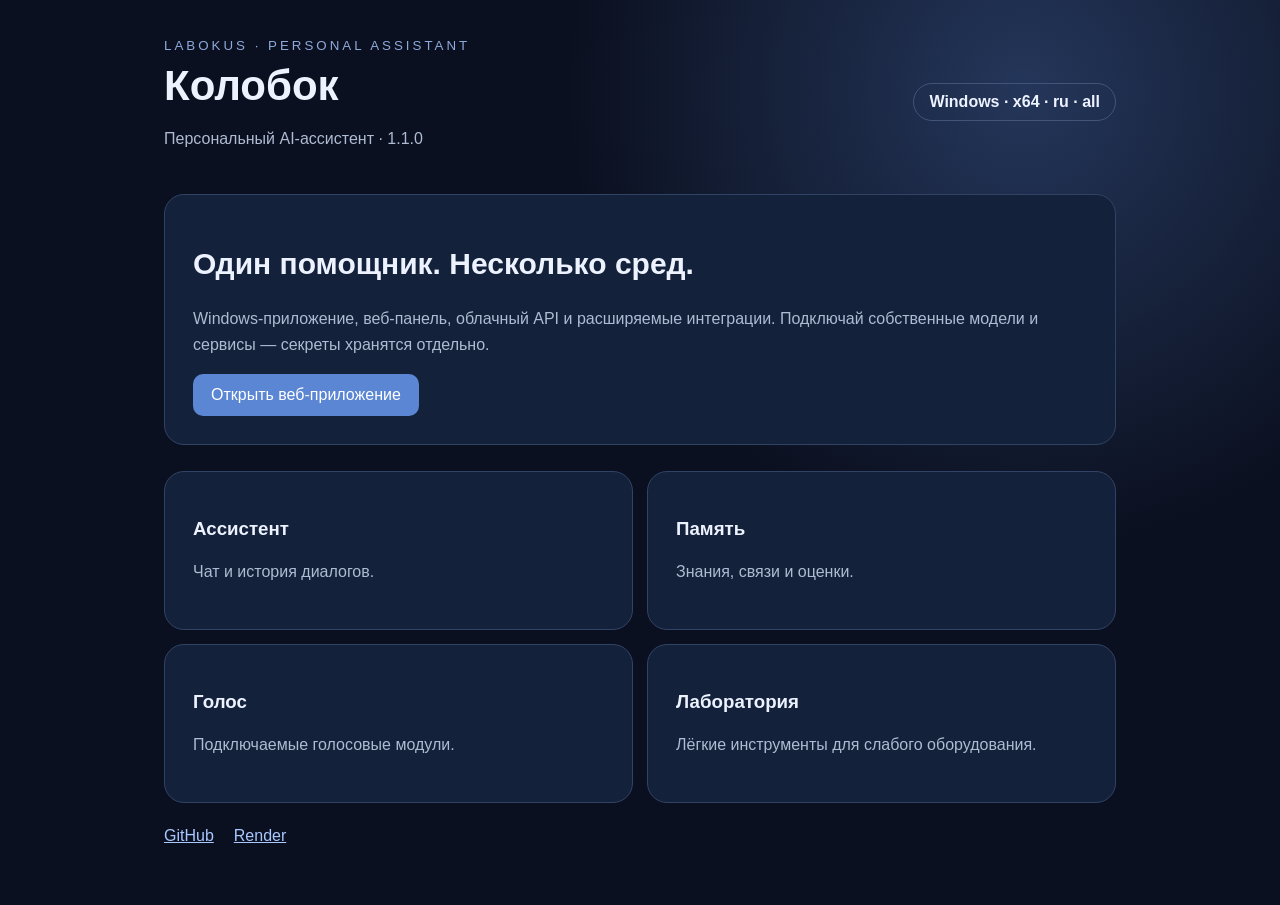
<file: web/index.html>
<!doctype html><html lang="ru"><head><meta charset="utf-8"><meta name="viewport" content="width=device-width,initial-scale=1"><title>Колобок · LabokUS</title><link rel="stylesheet" href="style.css"></head><body><main><header><div><small>LABOKUS · PERSONAL ASSISTANT</small><h1>Колобок</h1><p>Персональный AI-ассистент · 1.1.0</p></div><b>Windows · x64 · ru · all</b></header><section class="hero"><h2>Один помощник. Несколько сред.</h2><p>Windows-приложение, веб-панель, облачный API и расширяемые интеграции. Подключай собственные модели и сервисы — секреты хранятся отдельно.</p><a href="https://kolobok-labokus-web.onrender.com">Открыть веб-приложение</a></section><section class="grid"><article><h3>Ассистент</h3><p>Чат и история диалогов.</p></article><article><h3>Память</h3><p>Знания, связи и оценки.</p></article><article><h3>Голос</h3><p>Подключаемые голосовые модули.</p></article><article><h3>Лаборатория</h3><p>Лёгкие инструменты для слабого оборудования.</p></article></section><footer><a href="https://github.com/YornerBETA/LabokUS">GitHub</a><a href="https://dashboard.render.com/web/srv-dbsuuk9srm7s739o7mcg">Render</a></footer></main></body></html>
</file>
<file: web/style.css>
:root{color-scheme:dark;font-family:Segoe UI,Arial,sans-serif;background:#0b1020;color:#edf2ff}*{box-sizing:border-box}body{margin:0;background:radial-gradient(circle at 80% 10%,#24365a 0,transparent 35%),#0b1020}main{max-width:1000px;margin:auto;padding:36px 24px}header{display:flex;justify-content:space-between;align-items:center;gap:20px}small{letter-spacing:3px;color:#8da9d9}h1{font-size:42px;margin:8px 0}p{color:#aebbd2;line-height:1.6}header b{border:1px solid #425477;border-radius:30px;padding:9px 15px}.hero,.grid article{border:1px solid #314365;border-radius:20px;background:#14213a;padding:28px;margin:26px 0}.hero h2{font-size:30px}.hero a{display:inline-block;background:#5a86d3;color:white;padding:12px 18px;border-radius:10px;text-decoration:none}.grid{display:grid;grid-template-columns:repeat(2,1fr);gap:14px}.grid article{margin:0}footer{display:flex;gap:20px;padding:24px 0}footer a{color:#a9c8ff}@media(max-width:620px){header{align-items:flex-start;flex-direction:column}.grid{grid-template-columns:1fr}}
</file>
